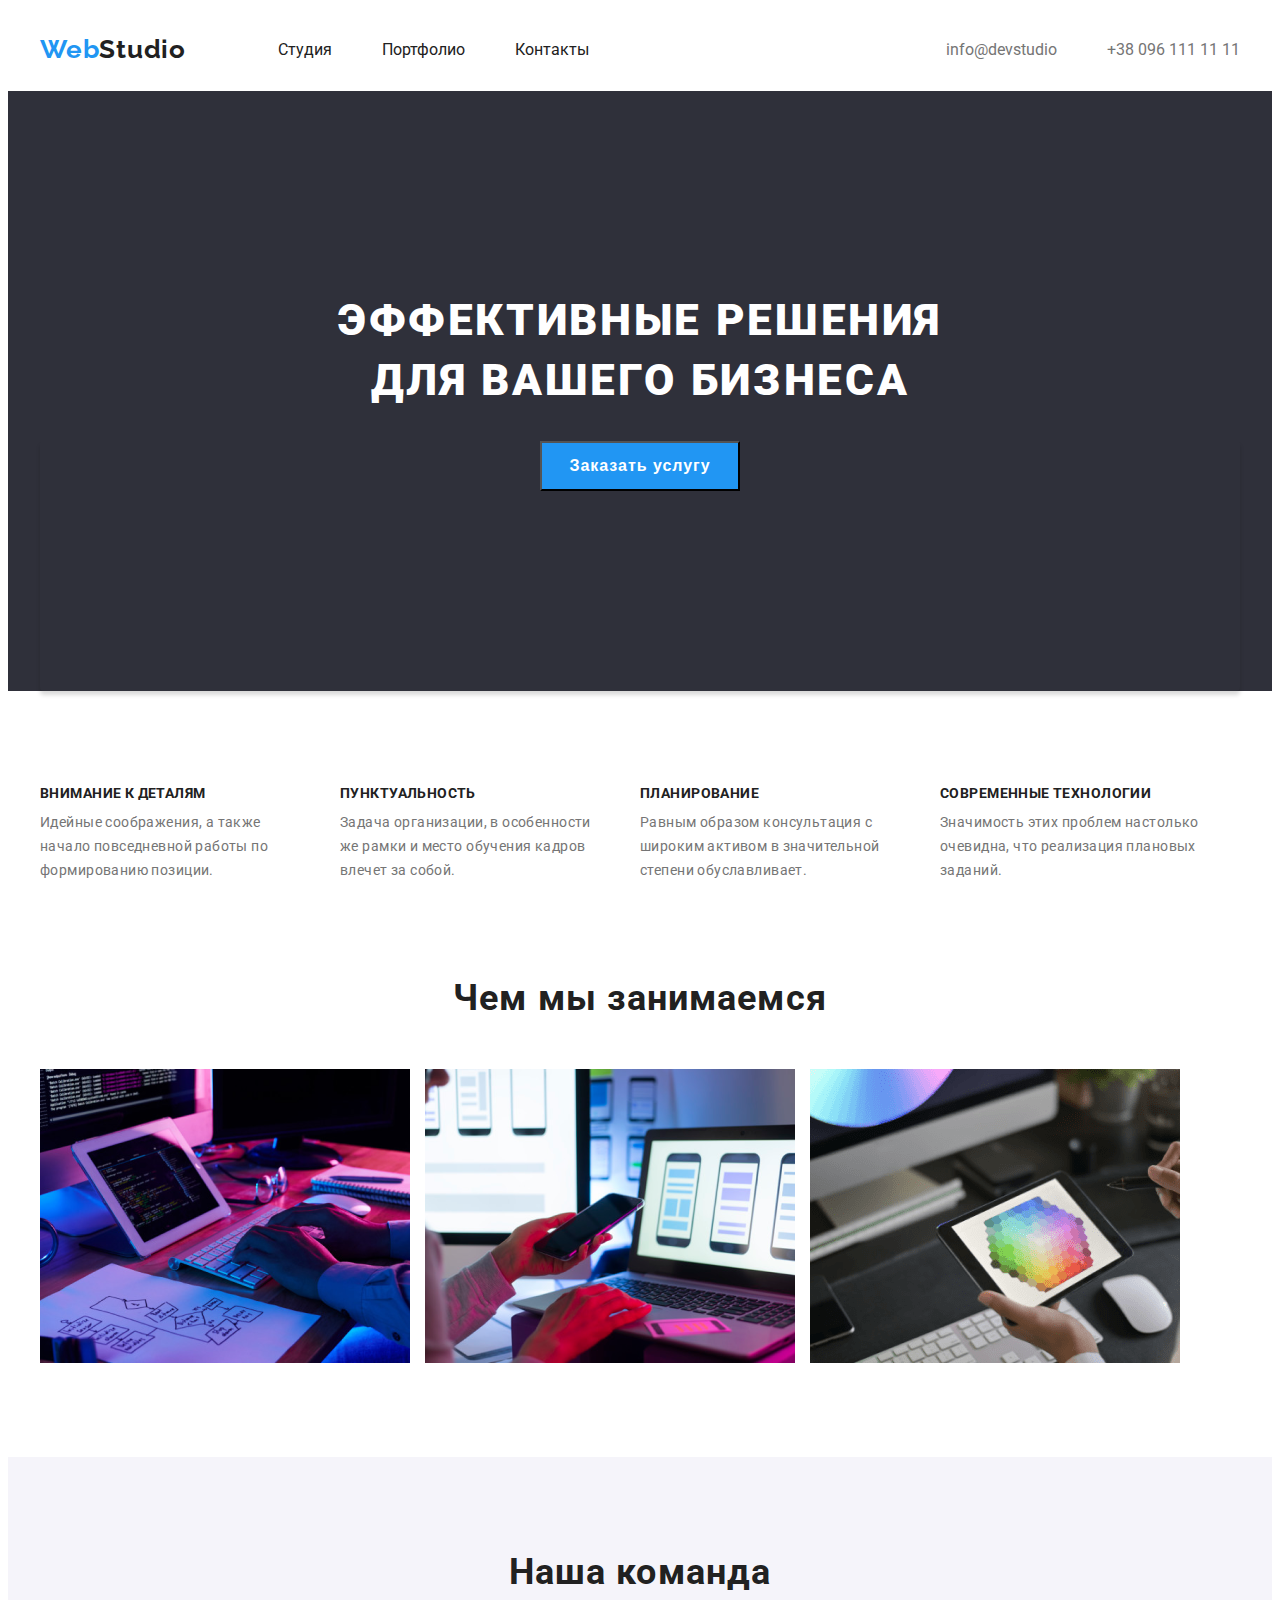
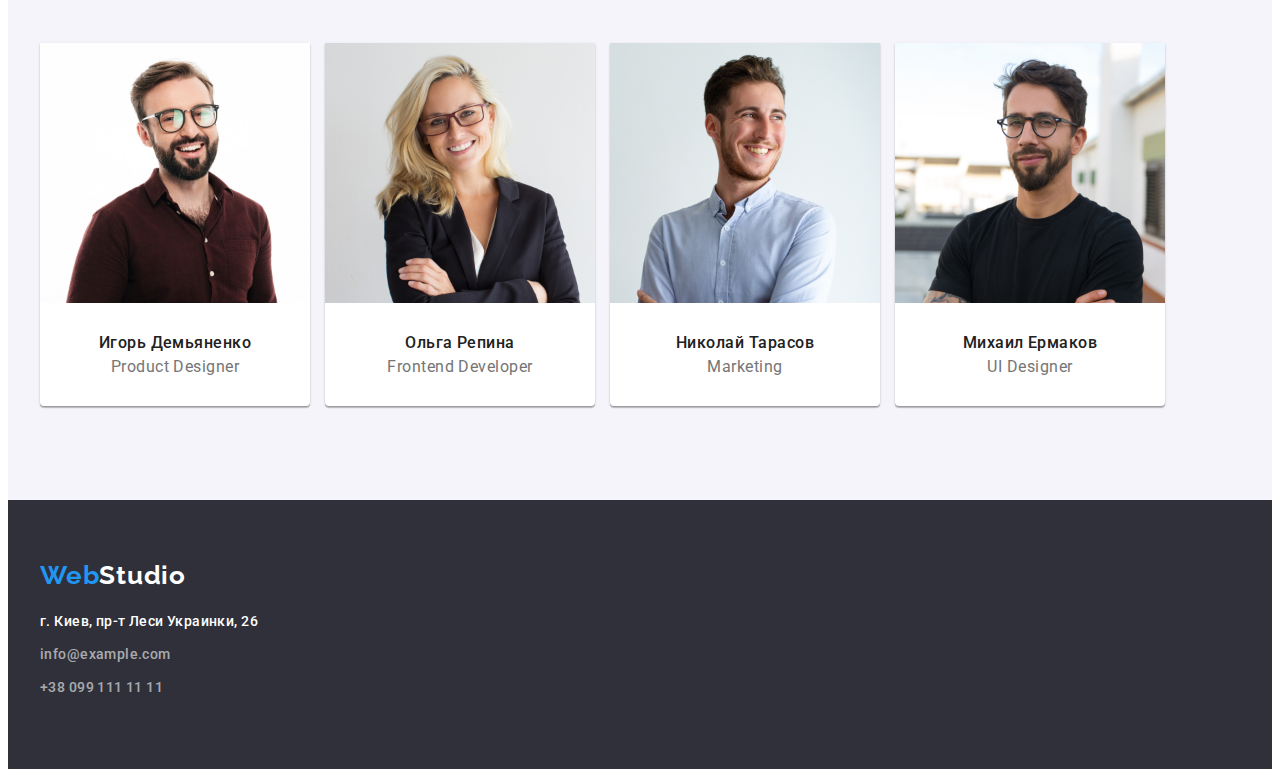
<file: index.html>
<!DOCTYPE html>
<html lang="ru">

<head>
    <meta charset="UTF-8">
    <meta name="viewport" content="width=device-width, initial-scale=1.0">
    <title>Document</title>
    <link rel="preconnect" href="https://fonts.gstatic.com">
    <link href="https://fonts.googleapis.com/css2?family=Raleway:wght@700&family=Roboto:wght@400;500;700;900&display=swap"
        rel="stylesheet">
    <link rel="stylesheet" href="https://cdnjs.cloudflare.com/ajax/libs/modern-normalize/1.0.0/modern-normalize.css"
        integrity="sha512-Zx6MlUMKSVJoQ+83OwhdILe8cSEsCzfqThJd7J/VA2UrK6Ctj85p+xzqfyuNXE5B1k25uUdmJ2OzItbBy9GHAQ=="
        crossorigin="anonymous" />
    <link rel="stylesheet" href="./css/style.css">
</head>

<body>
    <header class="header">
        <div class="container"> 
            <nav class="navigation">
                <a class="logotype" href="./index.html">
                    Web<span class="logo-img">Studio</span>
                </a>
                <ul class="navigation-list list">
                    <li class="navigation-list-item">
                        <a class="navigation-list-link link" href="./index.html">Студия</a>
                    </li>
                    <li class="navigation-list-item">
                        <a class="navigation-list-link link" href="./portfolio.html">Портфолио</a>
                    </li>
                    <li class="navigation-list-item">
                        <a class="navigation-list-link link" href="#">Контакты</a>
                    </li>
                </ul>
            </nav>
                
            <a class="mail-link link" href="mailto:info@devstudio.com">info@devstudio</a>
            <a class="tel-link link" href="tel:+380961111111">+38 096 111 11 11</a>       
        </div>
    </header>
    
    <main>
        <!--HERO-->
        <section class="hero-container">
            <div class="container">
                <div class="headline-top">
                    <h1 class="headline">Эффективные решения для вашего бизнеса</h1>
                </div>
                <div class="modal-button-block">
                    <button class="modal-button" type="button">Заказать услугу</button>
                </div>
                
            </div> 
        </section>
        
        <!--BENEFITS-->
         <section class="benefits">
            <div class="container">
                <h2 hidden>Benefits</h2>
                <ul class="text-container list">
                    <li class="description">
                        <h3 class="title-benefits">Внимание к деталям</h3>
                        <p class="description-text">Идейные соображения, а также начало повседневной работы по формированию позиции.
                        </p>
                    </li>
                    <li class="description">
                        <h3 class="title-benefits">Пунктуальность</h3>
                        <p class="description-text">Задача организации, в особенности же рамки и место обучения кадров влечет за собой.
                        </p>
                    </li>
                    <li class="description">
                        <h3 class="title-benefits">Планирование</h3>
                        <p class="description-text">Равным образом консультация с широким активом в значительной степени обуславливает.
                        </p>
                    </li>
                    <li class="description">
                        <h3 class="title-benefits">Современные технологии</h3>
                        <p class="description-text">Значимость этих проблем настолько очевидна, что реализация плановых заданий.</p>
                    </li>
                </ul>
            </div>
        </section>

        <!--mission-->
        <section class="options">
            <div class="container">
                <h2 class="options-title">Чем мы занимаемся</h2>
                <ul class="images-container list">
                    <li class="images">
                        <img class="foto-task" src="./img/our_deals/img1.png" alt="верстает код">
                    </li>
                    <li class="images">
                        <img class="foto-task" src="./img/our_deals/img2.png" alt="разрабатывает дизайн">
                    </li>
                    <li class="images">
                        <img class="foto-task" src="./img/our_deals/img3.png" alt="подберает соотношение цветов">
                    </li>
                </ul>
            </div>
        </section>

        <!--team-->
        <section class="prof-team">
            <div class="container">
                <h2 class="title title-team">Наша команда</h2>
                <ul class="team-container list">
                    <li class="team-list">
                        <img class="foto photo" src="./img/our_team/igor_demyanenko.jpg" alt="Игорь Демьяненко" width="270px">
                        <h3 class="specialists">Игорь Демьяненко</h3>
                        <p class="profession" lang="en">Product Designer</p>
                    </li>
                    <li class="team-list">
                        <img class="foto photo" src="./img/our_team/olha_repina.jpg" alt="Ольга Репина" width="270px">
                        <h3 class="specialists">Ольга Репина</h3>
                        <p class="profession" lang="en">Frontend Developer</p>
                    </li>
                    <li class="team-list">
                        <img class="foto photo" src="./img/our_team/nikolay_tarasov.jpg" alt="Николай Тарасов" width="270px">
                        <h3 class="specialists">Николай Тарасов</h3>
                        <p class="profession" lang="en">Marketing</p>
                    </li>
                    <li class="team-list">
                        <img class="foto photo" src="./img/our_team/michael_yermakov.jpg" alt="Михаил Ермаков" width="270px">
                        <h3 class="specialists">Михаил Ермаков</h3>
                        <p class="profession" lang="en">UI Designer</p>
                    </li>
                </ul>
            </div>
        </section>
    </main>

    <footer class="footer">
        <div class="container">
            <div class="logo-bottom">
                <a class="logo link" href="./index.html">
                    Web<span class="logo-style-footer">Studio</span>
                </a>
            </div>
                
            <address class="address">
                <ul class="contacts-container-bottom list">
                    <li class="contacts-block">
                        <a class="contacts-list-link link" href="https://goo.gl/maps/PsjufFxybUBxxn2h6" target="_blank">г. Киев, пр-т Леси
                            Украинки, 26
                        </a>
                    </li>
                    <li class="contacts-block">
                        <a class="contacts-list-link contacts_list link" href="mailto:info@example.com">info@example.com</a>
                    </li>
                    <li class="contacts-block">
                        <a class="contacts-list-link contacts_list link" href="tel:+380991111111">+38 099 111 11 11</a>
                    </li>
                </ul>
            </address>
        </div>
    </footer>

</body>
</file>
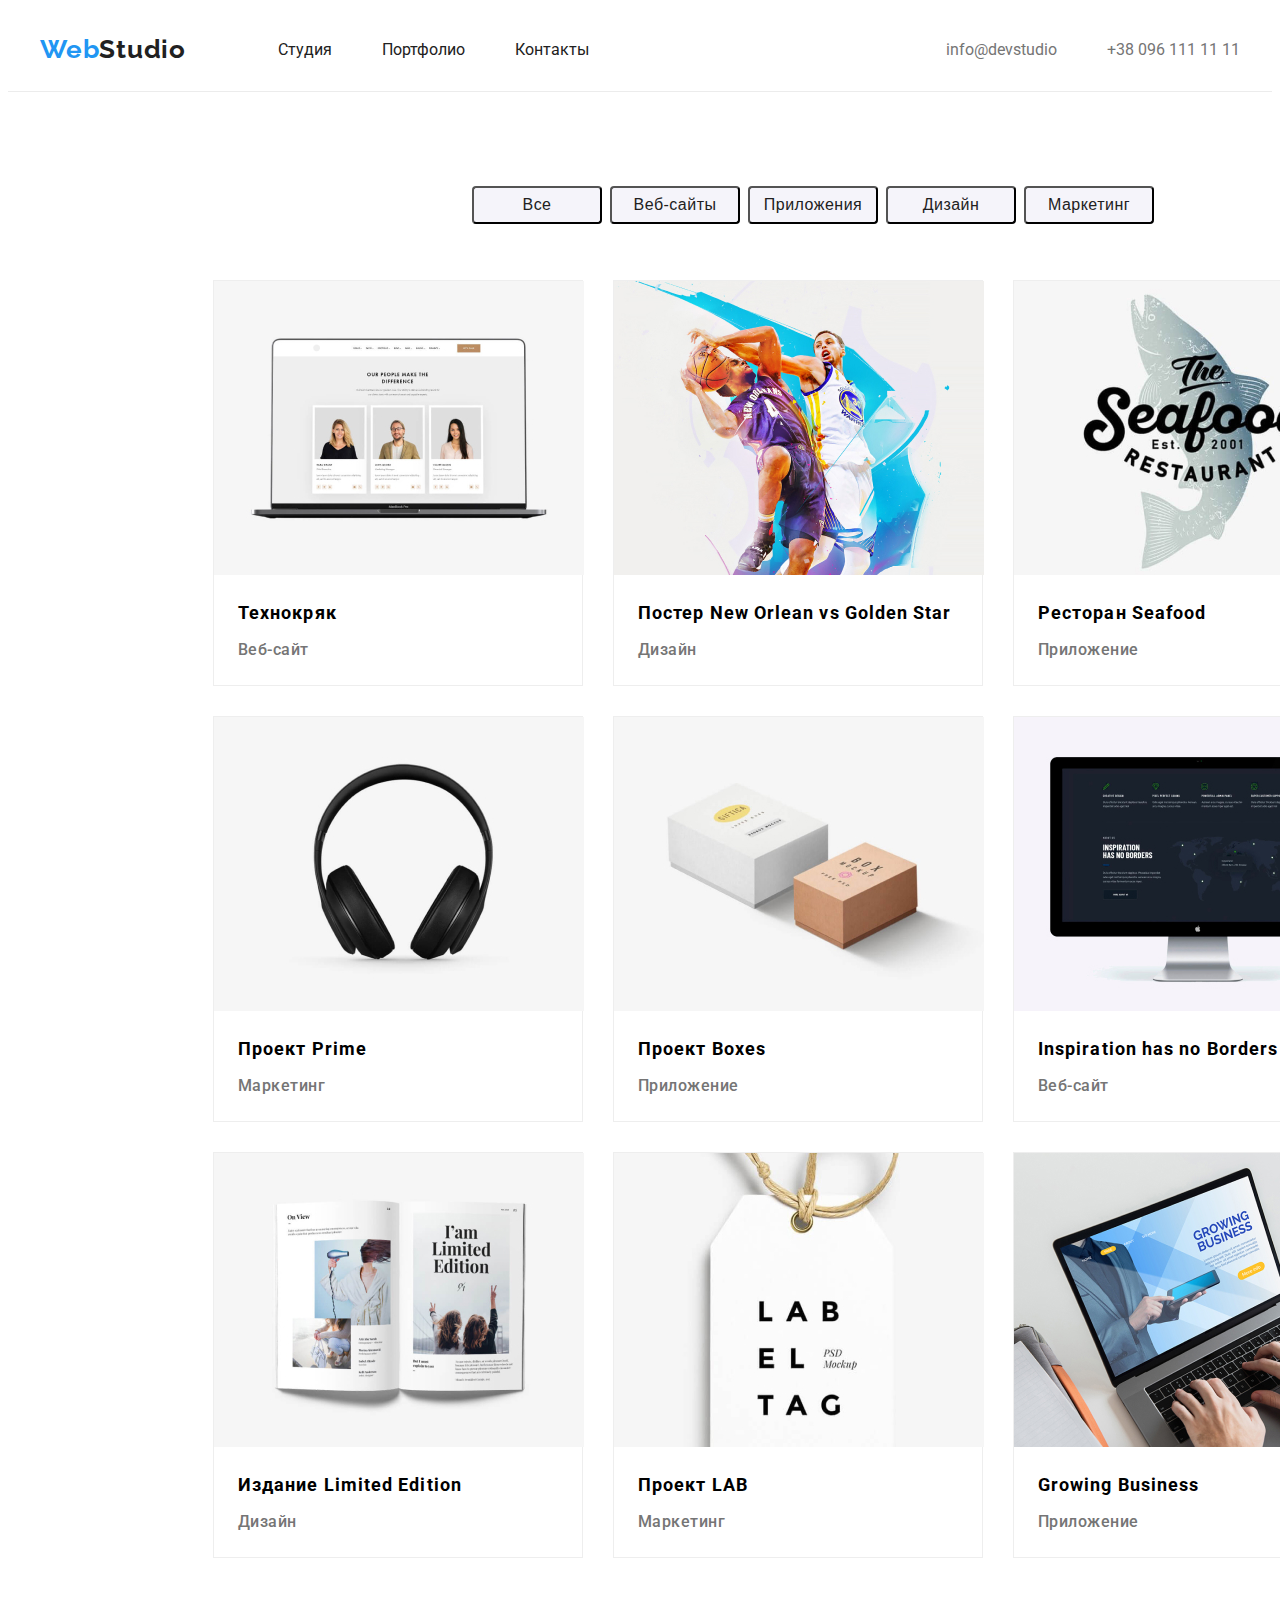
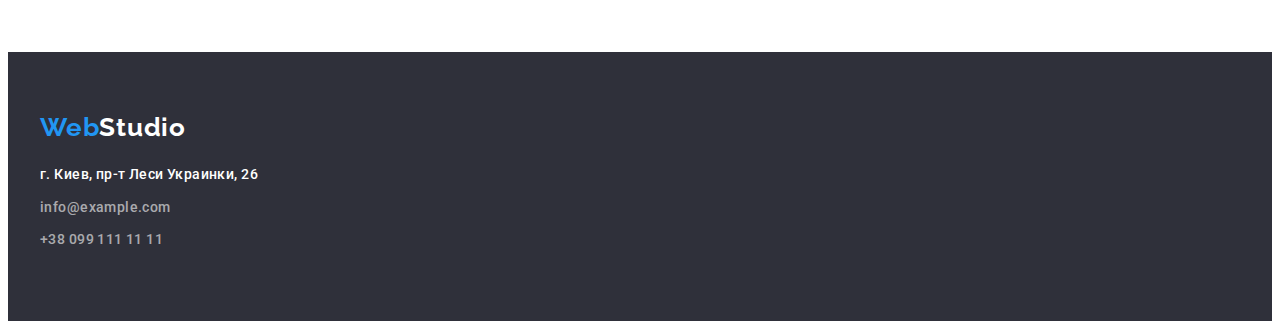
<file: portfolio.html>
<!DOCTYPE html>
<html lang="ru">
<head>
    <meta charset="UTF-8">
    <meta name="viewport" content="width=device-width, initial-scale=1.0">
    <title>Document</title>
    <link rel="preconnect" href="https://fonts.gstatic.com">
    <link href="https://fonts.googleapis.com/css2?family=Raleway:wght@700&family=Roboto:wght@400;500;700;900&display=swap"
        rel="stylesheet">
    <link rel="stylesheet" href="https://cdnjs.cloudflare.com/ajax/libs/modern-normalize/1.0.0/modern-normalize.css"
        integrity="sha512-Zx6MlUMKSVJoQ+83OwhdILe8cSEsCzfqThJd7J/VA2UrK6Ctj85p+xzqfyuNXE5B1k25uUdmJ2OzItbBy9GHAQ=="
        crossorigin="anonymous" />
    <link rel="stylesheet" href="./css/portfolio.css">
</head>

<body>
    <header class="header">
        <div class="container">
            <nav class="navigation">
                <a class="logotype" href="./index.html">
                    Web<span class="logo-img">Studio</span>
                </a>
                <ul class="navigation-list list">
                    <li class="navigation-list-item">
                        <a class="navigation-list-link link" href="./index.html">Студия</a>
                    </li>
                    <li class="navigation-list-item">
                        <a class="navigation-list-link link" href="./portfolio.html">Портфолио</a>
                    </li>
                    <li class="navigation-list-item">
                        <a class="navigation-list-link link" href="#">Контакты</a>
                    </li>
                </ul>
            </nav>

            <a class="mail-link link "href="mailto:info@devstudio.com">info@devstudio</a>
            <a class="tel-link link" href="tel:+380961111111">+38 096 111 11 11</a>
        </div>
    </header>

    <!--Navigation-->
    <main class="main">
        <section class="information-container">
            <div class="container">
                <div class="btn-block">
                    <h1 hidden>Портфолио</h1>
                    <ul class="btn-list-item list">
                        <li class="btn-list">
                            <button class="btn-list-link link" type="button">Все</button>
                        </li>
                        <li class="btn-list">
                            <button class="btn-list-link link" type="button">Веб-сайты</button>
                        </li>
                        <li class="btn-list">
                            <button class="btn-list-link link" type="button">Приложения</button>
                        </li>
                        <li class="btn-list">
                            <button class="btn-list-link link" type="button">Дизайн</button>
                        </li>
                        <li class="btn-list">
                            <button class="btn-list-link link" type="button">Маркетинг</button>
                        </li>
                    </ul>
                </div>
                
            </div>
            
        </section>
        
        <!--GALLERY-->
        <section class="gallery">
            <div class="container">
                <div class="gallery-container">
                    <h2 hidden>Наши работы</h2>
                    <ul class="gallery-board list">
                        <li class="gallery-list">
                            <img class="foto-gallery" src="./img/portfolio/laptop.jpg" alt="laptop">
                            <h3 class="gallery-title">Технокряк</h3>
                            <p class="description">Веб-сайт</p>
                        </li>
                        <li class="gallery-list">
                            <img class="foto-gallery" src="./img/portfolio/color-picture.jpg" alt="color-picture">
                            <h3 class="gallery-title">Постер New Orlean vs Golden Star</h3>
                            <p class="description">Дизайн</p>
                        </li>
                        <li class="gallery-list">
                            <img class="foto-gallery" src="./img/portfolio/seafood.jpg" alt="restaurant_seafood">
                            <h3 class="gallery-title">Ресторан Seafood</h3>
                            <p class="description">Приложение</p>
                        </li>
                        <li class="gallery-list">
                            <img class="foto-gallery" src="./img/portfolio/headphone.jpg" alt="headphone">
                            <h3 class="gallery-title">Проект Prime</h3>
                            <p class="description">Маркетинг</p>
                        </li>
                        <li class="gallery-list">
                            <img class="foto-gallery" src="./img/portfolio/boxes.jpg" alt="boxes">
                            <h3 class="gallery-title">Проект Boxes</h3>
                            <p class="description">Приложение</p>
                        </li>
                        <li class="gallery-list">
                            <img class="foto-gallery" src="./img/portfolio/monitor.jpg" alt="monitor">
                            <h3 class="gallery-title">Inspiration has no Borders</h3>
                            <p class="description">Веб-сайт</p>
                        </li>
                        <li class="gallery-list">
                            <img class="foto-gallery" src="./img/portfolio/magazine.jpg" alt="magazine">
                            <h3 class="gallery-title">Издание Limited Edition</h3>
                            <p class="description">Дизайн</p>
                        </li>
                        <li class="gallery-list">
                            <img class="foto-gallery" src="./img/portfolio/leib.jpg" alt="leib">
                            <h3 class="gallery-title">Проект LAB</h3>
                            <p class="description">Маркетинг</p>
                        </li>
                        <li class="gallery-list">
                            <img class="foto-gallery" src="./img/portfolio/type-up.jpg" alt="type-up">
                            <h3 class="gallery-title">Growing Business</h3>
                            <p class="description">Приложение</p>
                        </li>
                    </ul>
                </div>
                
            </div>
            
        </section>
    </main>

    <footer class="footer">
        <div class="container">
            <div class="logo-bottom">
                <a class="logo link" href="./index.html">
                    Web<span class="logo-style-footer">Studio</span>
                </a>
            </div>

            <address class="address">
                <ul class="contacts-container-bottom list">
                    <li class="contacts-block">
                        <a class="contacts-list-link link" href="https://goo.gl/maps/PsjufFxybUBxxn2h6" target="_blank">г. Киев, пр-т
                            Леси Украинки,
                            26</a>
                    </li>
                    <li class="contacts-block">
                        <a class="contacts-list-link contacts_list link" href="mailto:info@example.com">info@example.com</a>
                    </li>
                    <li class="contacts-block">
                        <a class="contacts-list-link contacts_list link" href="tel:+380991111111">+38 099 111 11 11</a>
                    </li>
                </ul>
            </address>
            
        </div>
        
    </footer>
    
</body>

</html>
</file>
<file: css/style.css>
:root {
  --main-color: #ffffff;
  --dark-topic: #2f303a;
  --logo-span: #2196f3;
  --btn: #2196f3;
  --btn-back: #2196f3;
  --top-battom: #2f303a;
  --nav-btn: #ffffff;
  --logo-nav-header: #212121;
  --title-spec: #212121;
  --address-hover-focus: #2196f3;
  --mail-tel: #757575;
  --text: #757575;
  --prof-desc: #757575;
  --prof-team: #f5f4fa;
}
body {
  font-family: "Roboto", sans-serif;
  background-size: contain;
}
h1,
h2,
h3,
p {
  margin: 0;
}
ul {
  margin: 0;
  padding: 0;
}
img {
  display: block;
}
.list {
  list-style: none;
}
.link {
  text-decoration: none;
}
.address {
  font-style: normal;
}
/*====== HEADER ======*/
.container {
  width: 1200px;
  margin: 0 auto;
  padding-left: 15px;
  padding-right: 15px;
}
.header {
  background: var(--main-color);
}
.logotype {
  font-family: Raleway;
  font-weight: 700;
  font-size: 26px;
  line-height: 1.174;
  letter-spacing: 0.03em;
  color: var(--logo-span);
  text-decoration: none;
  padding-top: 24px;
  padding-bottom: 25px;
  width: 145px;
  margin-right: 93px;
  cursor: pointer;
}
.logo-img {
  color: var(--logo-nav-header);
}
.header .container {
  display: flex;
}
.navigation {
  display: flex;
  align-items: center;
}
.navigation-list {
  display: flex;
  align-items: center;
  padding-top: 32px;
  padding-bottom: 32px;
}
.logotype {
  margin-right: 93px;
}
.navigation-list-item:not(:last-child) {
  margin-right: 50px;
}
.navigation-list-link {
  color: var(--logo-nav-header);
}
.navigation-list-link:hover,
.navigation-list-link:focus {
  color: var(--address-hover-focus);
}
.mail-link {
  margin-left: auto;
  margin-right: 50px;
  padding-top: 32px;
  padding-bottom: 32px;
  color: var(--mail-tel);
}
.mail-link:hover,
.mail-link:focus {
  color: var(--address-hover-focus);
}
.tel-link {
  padding-top: 32px;
  padding-bottom: 32px;
  color: var(--mail-tel);
}
.tel-link:hover,
.tel-link:focus {
  color: var(--address-hover-focus);
}
/*====== END HEADER ======*/

/*====== HERO ======*/
.container {
  width: 1200px;
  margin-left: auto;
  margin-right: auto;
  padding-left: 15px;
  padding-right: 15px;
}
.hero-container.container {
  display: flex;
}
.hero-container {
  background: var(--dark-topic);
  text-align: center;
  align-content: center;
}
.headline-top {
  display: flex;
  flex-wrap: wrap;
  justify-content: center;
  padding-top: 200px;
  padding-left: 452px;
  padding-right: 452px;
}
.headline {
  font-weight: 900;
  font-size: 44px;
  line-height: 1.363;
  letter-spacing: 0.06em;
  text-transform: uppercase;
  color: var(--main-color);
  min-width: 696px;
  height: 120px;
}
.modal-button {
  min-width: 200px;
  height: 50px;
  font-weight: 700;
  font-size: 16px;
  line-height: 1.875;
  letter-spacing: 0.06em;
  color: var(--main-color);
  background: var(--btn-back);
  cursor: pointer;
}
.modal-button:hover,
.modal-button:focus {
  background: var(--btn);
}
.modal-button-block {
  margin-top: 30px;
  padding-bottom: 200px;
  box-shadow: 0px 4px 4px rgba(0, 0, 0, 0.15);
  border-radius: 4px;
  border: none;
}
/*====== END HERO ======*/

/*====== BENEFITS ======*/
.container {
  width: 1200px;
  margin-left: auto;
  margin-right: auto;
  padding-left: 15px;
  padding-right: 15px;
}
.text-container {
  display: flex;
  padding-top: 94px;
}
.description :not(:last-child) {
  margin-right: 30px;
}
.title-benefits {
  font-weight: 700;
  font-size: 14px;
  line-height: 1.143;
  letter-spacing: 0.03em;
  text-transform: uppercase;
  color: var(--title-spec);
  width: 270px;
  margin-bottom: 10px;
}
.description-text {
  font-weight: 400;
  font-size: 14px;
  line-height: 1.714;
  letter-spacing: 0.03em;
  color: var(--text);
  width: 270px;
  margin-bottom: 47px;
}
.options-title {
  font-weight: 700;
  font-size: 36px;
  line-height: 1.167;
  text-align: center;
  letter-spacing: 0.03em;
  color: var(--title-spec);
  margin-top: 47px;
  margin-bottom: 50px;
}
.images-container {
  display: flex;
  flex-wrap: wrap;
  padding-bottom: 94px;
}
.images :not(last-child) {
  margin-right: 15px;
}
/*====== END BENEFITS ======*/

/*====== TEAM ======*/
.container {
  width: 1200px;
  margin-left: auto;
  margin-right: auto;
  padding-left: 15px;
  padding-right: 15px;
}
.prof-team {
  background: var(--prof-team);
}
.title-team {
  font-weight: 700;
  font-size: 36px;
  line-height: 1.167;
  text-align: center;
  letter-spacing: 0.03em;
  color: var(--title-spec);
  padding-top: 94px;
  margin-bottom: 50px;
}
.team-list {
  width: 270px;
  background: var(--main-color);
  border-radius: 0px 0px 4px 4px;
  box-shadow: 0px 1px 3px rgba(0, 0, 0, 0.12), 0px 1px 1px rgba(0, 0, 0, 0.14),
    0px 2px 1px rgba(0, 0, 0, 0.2);
}
.team-list:not(last-child) {
  margin-right: 15px;
}
.team-container {
  display: flex;
  flex-wrap: wrap;
  padding-bottom: 94px;
}
.foto {
  width: 270px;
}
.photo:not(:first-child) {
  margin-left: 15px;
}
.specialists {
  font-weight: 500;
  font-size: 16px;
  line-height: 1.188;
  text-align: center;
  letter-spacing: 0.03em;
  color: var(--title-spec);
  margin-top: 30px;
  margin-bottom: 5px;
}
.profession {
  font-weight: normal;
  font-size: 16px;
  line-height: 1.188;
  text-align: center;
  letter-spacing: 0.03em;
  color: var(--prof-desc);
  margin-top: 5px;
  padding-bottom: 30px;
}
/*====== END TEAM ======*/

/*====== FOOTER ======*/
.container {
  width: 1200px;
  margin-left: auto;
  margin-right: auto;
  padding-left: 15px;
  padding-right: 15px;
}
.footer {
  padding-top: 60px;
  padding-bottom: 60px;
  background: var(--dark-topic);
}
.logo-style-footer {
  color: var(--main-color);
}
.logo {
  font-family: Raleway;
  font-weight: 700;
  font-size: 26px;
  line-height: 1.174;
  letter-spacing: 0.03em;
  color: var(--logo-span);
  text-decoration: none;
  width: 145px;
}
.logo-bottom {
  margin-bottom: 20px;
}
.address {
  font-style: 500;
  font-weight: 500;
  font-size: 14px;
  line-height: 1.714;
  letter-spacing: 0.03em;
}
.contacts-block:not(last-child) {
  margin-bottom: 9px;
}
.contacts-list-link {
  color: var(--main-color);
}
.contacts_list {
  color: rgba(255, 255, 255, 0.6);
}
.contacts-list-link:hover,
.contacts-list-link:focus {
  color: var(--address-hover-focus);
}
/*====== END FOOTER ======*/
</file>
<file: css/portfolio.css>
:root {
  --main-color: #ffffff;
  --dark-topic: #2f303a;
  --logo-span: #2196f3;
  --btn: #2196f3;
  --top-battom: #2f303a;
  --nav-btn: #ffffff;
  --logo-nav-header: #212121;
  --mail-tel: #757575;
  --btn-word: #212121;
  --back-btn: #f5f4fa;
  --text: #757575;
}
body {
  font-family: "Roboto", sans-serif;
  background-size: contain;
}
h1,
h2,
h3,
p {
  margin: 0;
}
ul {
  margin: 0;
  padding: 0;
}
img {
  display: block;
}
.list {
  list-style: none;
}
.link {
  text-decoration: none;
}
.address {
  font-style: normal;
}
/* ====== HEADER ====== */
.header {
  background: var(--main-color);
}
.container {
  width: 1200px;
  margin-left: auto;
  margin-right: auto;
  padding-left: 15px;
  padding-right: 15px;
}
.logotype {
  font-family: Raleway;
  font-weight: 700;
  font-size: 26px;
  line-height: 1.174;
  letter-spacing: 0.03em;
  color: var(--logo-span);
  text-decoration: none;
  padding-top: 24px;
  padding-bottom: 25px;
  width: 145px;
  margin-right: 93px;
  cursor: pointer;
}
.logo-img {
  color: var(--logo-nav-header);
}
.header {
  border-bottom: 1px solid #ececec;
}
.header .container {
  display: flex;
}
.navigation {
  display: flex;
  align-items: center;
}
.navigation-list {
  display: flex;
  align-items: center;
  padding-top: 32px;
  padding-bottom: 32px;
}
.logotype {
  margin-right: 93px;
}
.navigation-list-item:not(:last-child) {
  margin-right: 50px;
}
.navigation-list-link {
  color: var(--logo-nav-header);
}
.navigation-list-link:hover,
.navigation-list-link:focus {
  color: var(--btn);
}
.mail-link {
  margin-left: auto;
  margin-right: 50px;
  padding-top: 32px;
  padding-bottom: 32px;
  color: var(--mail-tel);
}
.mail-link:hover,
.mail-link:focus {
  color: var(--btn);
}
.tel-link {
  padding-top: 32px;
  padding-bottom: 32px;
  color: var(--mail-tel);
}
.tel-link:hover,
.tel-link:focus {
  color: var(--btn);
}
/* ====== END HEADER ====== */

/* ====== NAVIGATION ====== */
.container {
  width: 1200px;
  margin-left: auto;
  margin-right: auto;
  padding-left: 15px;
  padding-right: 15px;
}
.main {
  padding-left: 190px;
  padding-right: 190px;
  padding-top: 94px;
  padding-bottom: 94px;
}
.btn-block {
  margin-bottom: 56px;
}
.btn-list:not(:last-child) {
  margin-right: 8px;
}
.btn-list-item {
  display: flex;
  flex-wrap: wrap;
  justify-content: center;
}
.btn-list-link:hover,
.btn-list-link:focus {
  background: var(--btn);
}
.btn-list-link {
  font-weight: 500;
  font-size: 16px;
  line-height: 1.625;
  text-align: center;
  letter-spacing: 0.03em;
  color: var(--btn-word);
  min-width: 130px;
  height: 38px;
  background: var(--back-btn);
  border-radius: 4px;
  cursor: pointer;
}
/* ====== END NAVIGATION ====== */

/* ====== GALLERY ====== */
.container {
  width: 1200px;
  margin-left: auto;
  margin-right: auto;
  padding-left: 15px;
  padding-right: 15px;
}
.gallery-board {
  display: flex;
  flex-wrap: wrap;
  margin: -15px;
}
.gallery-list {
  width: 370px;
  background: var(--main-color);
  border: 1px solid #eeeeee;
  box-sizing: border-box;
}
.gallery-list {
  margin: 15px;
}
.foto-gallery {
  width: 370px;
}
.gallery-title {
  font-weight: 700;
  font-size: 18px;
  line-height: 2;
  letter-spacing: 0.06em;
  margin-top: 20px;
  margin-bottom: 4px;
  padding-left: 24px;
}
.description {
  font-weight: 500;
  font-size: 16px;
  line-height: 1.875;
  letter-spacing: 0.03em;
  color: var(--text);
  padding-left: 24px;
  padding-bottom: 20px;
}
/* ====== END GALLERY ======= */

/* ====== FOOTER ====== */
.container {
  width: 1200px;
  margin-left: auto;
  margin-right: auto;
  padding-left: 15px;
  padding-right: 15px;
}
.footer {
  padding-top: 60px;
  padding-bottom: 60px;
  background: var(--dark-topic);
}
.logo-style-footer {
  color: var(--main-color);
}
.logo {
  font-family: Raleway;
  font-weight: 700;
  font-size: 26px;
  line-height: 1.174;
  letter-spacing: 0.03em;
  color: var(--logo-span);
  text-decoration: none;
  width: 145px;
}
.logo-bottom {
  margin-bottom: 20px;
}
.address {
  font-style: 500;
  font-weight: 500;
  font-size: 14px;
  line-height: 1.714;
  letter-spacing: 0.03em;
}
.contacts-block:not(last-child) {
  margin-bottom: 9px;
}
.contacts-list-link {
  color: var(--main-color);
}
.contacts_list {
  color: rgba(255, 255, 255, 0.6);
}
.contacts-list-link:hover,
.contacts-list-link:focus {
  color: var(--btn);
}
/* ====== END FOOTER ====== */
</file>
